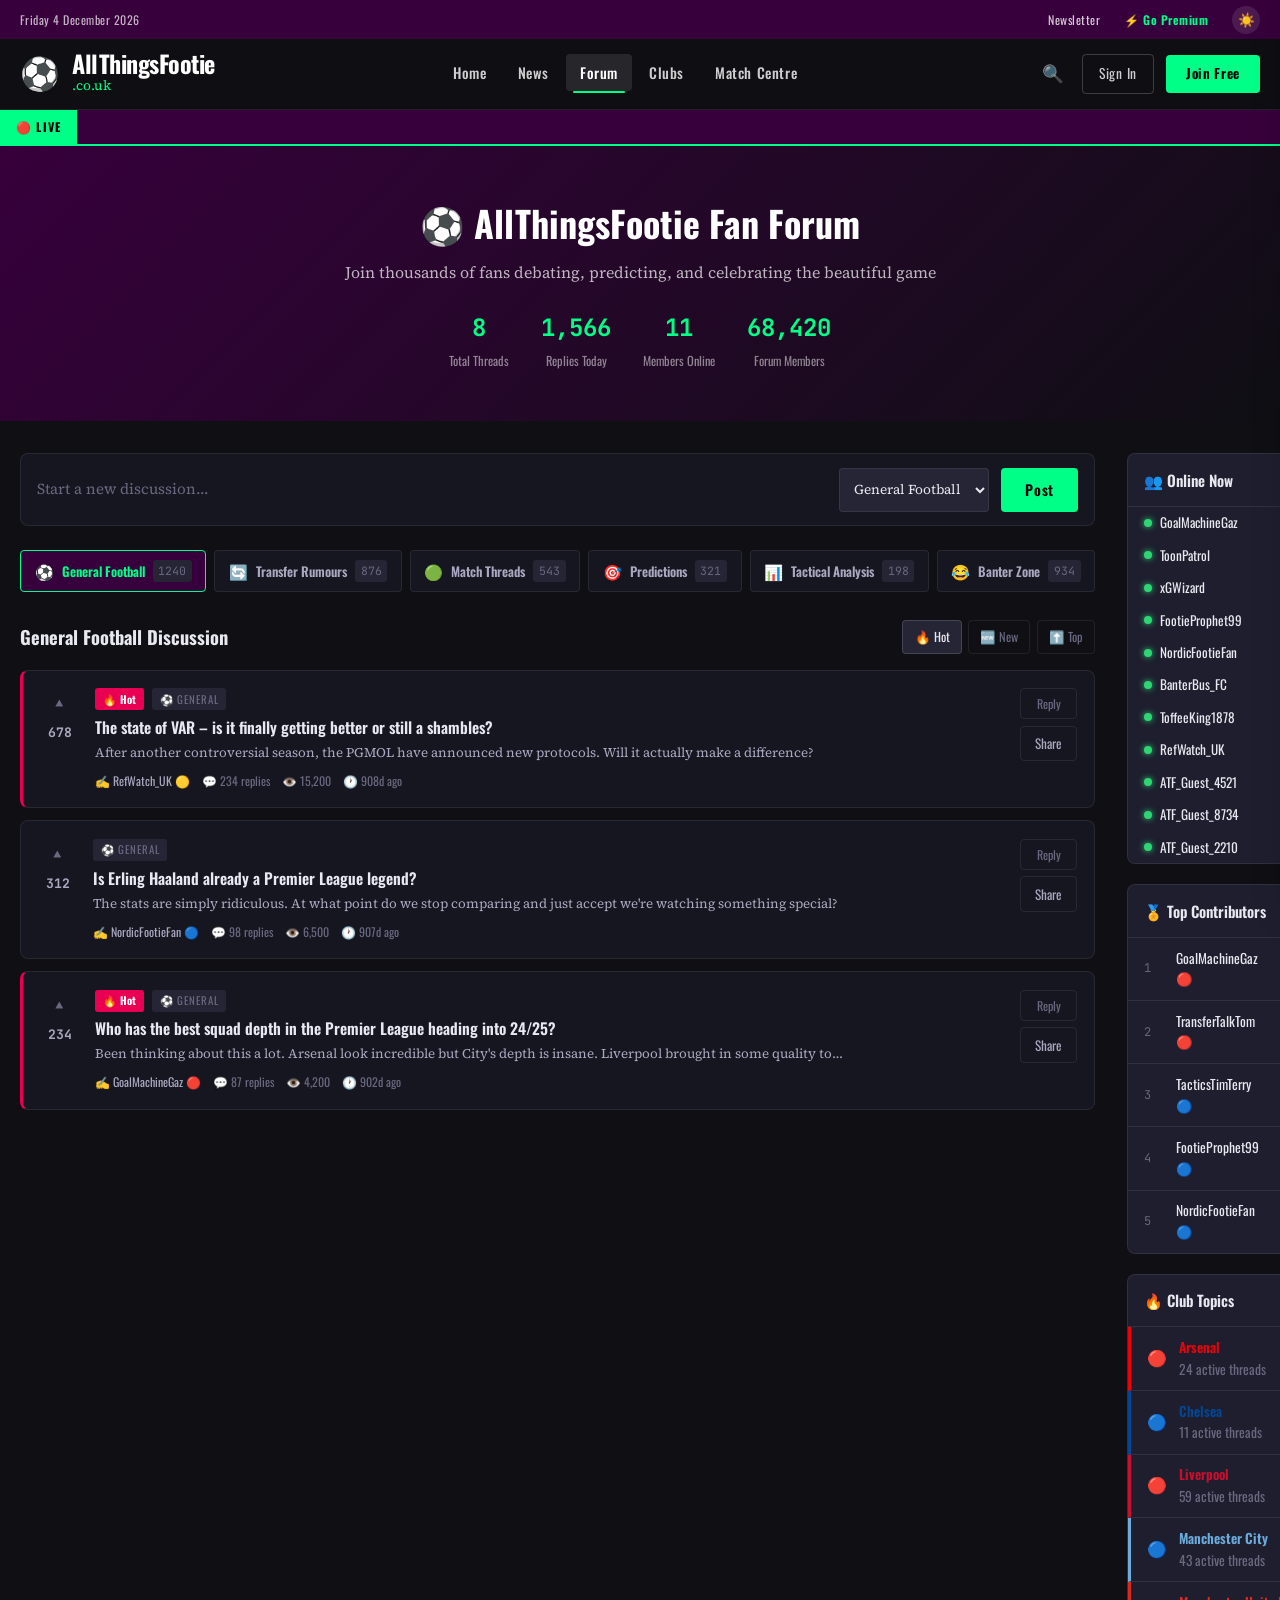
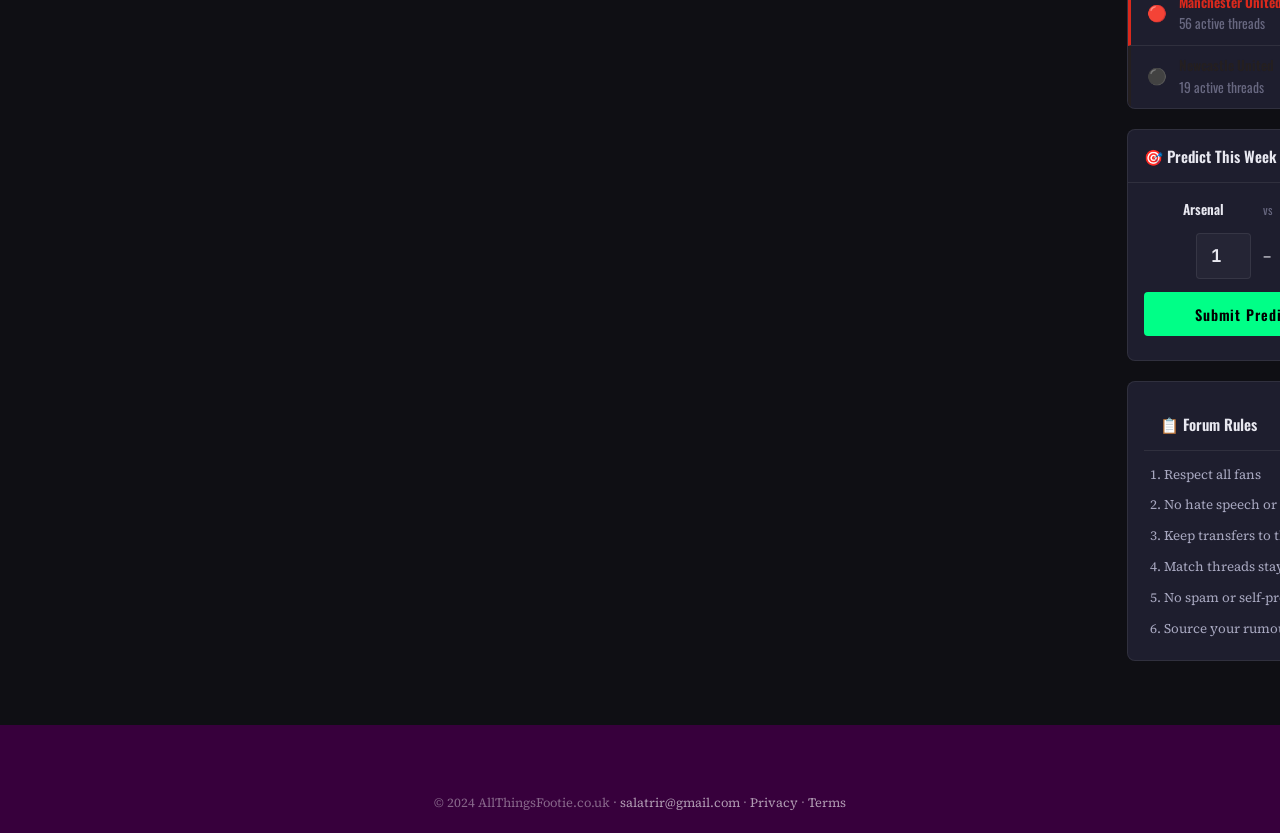
<file: forum.html>
<!DOCTYPE html>
<html lang="en">
<head>
  <meta charset="UTF-8" />
  <meta name="viewport" content="width=device-width, initial-scale=1.0" />
  <title>Fan Forum – AllThingsFootie.co.uk</title>
  <meta name="description" content="Join the AllThingsFootie fan forum. Discuss matches, transfers, predictions and more with fellow football fans." />
  <meta property="og:title" content="Fan Forum – AllThingsFootie.co.uk" />
  <meta property="og:description" content="England's best football fan forum. Discuss everything football." />
  <meta property="og:type" content="website" />
  <link rel="manifest" href="manifest.json" />
  <meta name="theme-color" content="#37003c" />
  <link rel="preconnect" href="https://fonts.googleapis.com" />
  <link href="https://fonts.googleapis.com/css2?family=Oswald:wght@400;500;600;700&family=Source+Serif+4:ital,wght@0,300;0,400;0,600;1,400&family=JetBrains+Mono:wght@400;500&display=swap" rel="stylesheet" />
  <link rel="stylesheet" href="style.css" />
</head>
<body class="theme-dark" data-page="forum">

  <!-- HEADER (same as index) -->
  <header class="site-header" id="siteHeader">
    <div class="header-top">
      <div class="container">
        <div class="header-top-inner">
          <span class="header-date" id="headerDate"></span>
          <div class="header-top-links">
            <a href="index.html#newsletter">Newsletter</a>
            <a href="index.html#premium" class="premium-link">⚡ Go Premium</a>
            <button class="theme-toggle" id="themeToggle" aria-label="Toggle theme">🌙</button>
          </div>
        </div>
      </div>
    </div>
    <div class="header-main">
      <div class="container">
        <div class="header-main-inner">
          <div class="logo-wrap">
            <a href="index.html" class="logo">
              <span class="logo-icon">⚽</span>
              <div class="logo-text">
                <span class="logo-title">AllThingsFootie</span>
                <span class="logo-domain">.co.uk</span>
              </div>
            </a>
          </div>
          <nav class="main-nav" id="mainNav">
            <ul>
              <li><a href="index.html" class="nav-link">Home</a></li>
              <li><a href="index.html#news" class="nav-link">News</a></li>
              <li><a href="forum.html" class="nav-link active">Forum</a></li>
              <li><a href="index.html#clubs" class="nav-link">Clubs</a></li>
              <li><a href="index.html#match-centre" class="nav-link">Match Centre</a></li>
            </ul>
          </nav>
          <div class="header-actions">
            <button class="search-btn" id="searchBtn" aria-label="Search">🔍</button>
            <button class="btn-login" id="loginBtn">Sign In</button>
            <button class="btn-register" id="registerBtn">Join Free</button>
            <button class="mobile-menu-btn" id="mobileMenuBtn" aria-label="Menu">☰</button>
          </div>
        </div>
      </div>
    </div>
  </header>

  <!-- TICKER -->
  <div class="ticker-wrap">
    <div class="ticker-label">🔴 LIVE</div>
    <div class="ticker-track" id="tickerTrack"></div>
  </div>

  <!-- FORUM HERO -->
  <div class="forum-hero">
    <div class="container">
      <h1>⚽ AllThingsFootie Fan Forum</h1>
      <p>Join thousands of fans debating, predicting, and celebrating the beautiful game</p>
      <div class="forum-hero-stats" id="forumHeroStats"></div>
    </div>
  </div>

  <!-- FORUM MAIN -->
  <main class="forum-main">
    <div class="container">
      <div class="forum-layout">

        <!-- FORUM CONTENT -->
        <div class="forum-content">

          <!-- New Thread Bar -->
          <div class="new-thread-bar">
            <input type="text" placeholder="Start a new discussion…" id="newThreadInput" />
            <select id="newThreadCategory">
              <option value="general">General Football</option>
              <option value="transfers">Transfers</option>
              <option value="match">Match Thread</option>
              <option value="predictions">Predictions</option>
              <option value="analysis">Analysis</option>
              <option value="banter">Banter</option>
            </select>
            <button class="btn-primary" id="newThreadBtn">Post</button>
          </div>

          <!-- Forum Board Navigation -->
          <div class="forum-boards" id="forumBoards"></div>

          <!-- Active Board Threads -->
          <div class="forum-threads-wrap" id="forumThreadsWrap">
            <div class="threads-header">
              <h2 id="activeBoardTitle">General Football Discussion</h2>
              <div class="thread-sort">
                <button class="sort-btn active" data-sort="hot">🔥 Hot</button>
                <button class="sort-btn" data-sort="new">🆕 New</button>
                <button class="sort-btn" data-sort="top">⬆️ Top</button>
              </div>
            </div>
            <div class="thread-list" id="threadList"></div>
            <button class="btn-load-more" id="loadMoreThreads">Load More Threads</button>
          </div>

          <!-- Thread View (shown when thread clicked) -->
          <div class="thread-view hidden" id="threadView">
            <button class="back-btn" id="backToForum">← Back to Forum</button>
            <div class="thread-full" id="threadFull"></div>
            <div class="reply-section">
              <h3>Join the Conversation</h3>
              <textarea placeholder="Add your reply… keep it respectful!" id="replyInput" rows="4"></textarea>
              <button class="btn-primary" id="submitReplyBtn">Post Reply</button>
            </div>
            <div class="replies-list" id="repliesList"></div>
          </div>
        </div>

        <!-- FORUM SIDEBAR -->
        <aside class="forum-sidebar">

          <!-- Online Now -->
          <div class="sidebar-widget">
            <div class="widget-header"><h3>👥 Online Now</h3></div>
            <div class="online-list" id="onlineList"></div>
          </div>

          <!-- Top Contributors -->
          <div class="sidebar-widget">
            <div class="widget-header"><h3>🏅 Top Contributors</h3></div>
            <div class="contributor-list" id="contributorList"></div>
          </div>

          <!-- Hot Club Topics -->
          <div class="sidebar-widget">
            <div class="widget-header"><h3>🔥 Club Topics</h3></div>
            <div class="club-topics" id="clubTopics"></div>
          </div>

          <!-- Match Prediction Widget -->
          <div class="sidebar-widget">
            <div class="widget-header"><h3>🎯 Predict This Week</h3></div>
            <div class="prediction-widget" id="predictionWidget"></div>
          </div>

          <!-- Forum Rules -->
          <div class="sidebar-widget rules-widget">
            <div class="widget-header"><h3>📋 Forum Rules</h3></div>
            <ol class="rules-list">
              <li>Respect all fans</li>
              <li>No hate speech or discrimination</li>
              <li>Keep transfers to the right board</li>
              <li>Match threads stay on topic</li>
              <li>No spam or self-promotion</li>
              <li>Source your rumours</li>
            </ol>
          </div>
        </aside>
      </div>
    </div>
  </main>

  <!-- FOOTER -->
  <footer class="site-footer">
    <div class="container">
      <div class="footer-bottom">
        <p>© 2024 AllThingsFootie.co.uk · <a href="mailto:salatrir@gmail.com">salatrir@gmail.com</a> · <a href="index.html#privacy">Privacy</a> · <a href="index.html#terms">Terms</a></p>
      </div>
    </div>
  </footer>

  <!-- MODALS (same as index) -->
  <div class="modal" id="loginModal">
    <div class="modal-box">
      <button class="modal-close" data-modal="loginModal">✕</button>
      <h2>Sign In to AllThingsFootie</h2>
      <div class="form-group"><input type="text" placeholder="Username or Email" id="loginUser" /></div>
      <div class="form-group"><input type="password" placeholder="Password" id="loginPass" /></div>
      <button class="btn-primary btn-full" id="loginSubmit">Sign In</button>
      <p class="modal-switch">No account? <button class="link-btn" id="switchToRegister">Join Free</button></p>
    </div>
  </div>
  <div class="modal" id="registerModal">
    <div class="modal-box">
      <button class="modal-close" data-modal="registerModal">✕</button>
      <h2>Join AllThingsFootie</h2>
      <div class="form-group"><input type="text" placeholder="Username" id="regUsername" /></div>
      <div class="form-group"><input type="email" placeholder="Email" id="regEmail" /></div>
      <div class="form-group"><input type="password" placeholder="Password" id="regPass" /></div>
      <div class="form-group"><select id="regFavClub"><option value="">Favourite Club</option></select></div>
      <button class="btn-primary btn-full" id="registerSubmit">Create Account</button>
    </div>
  </div>

  <div class="toast" id="toast"></div>
  <div class="profile-panel" id="profilePanel">
    <div class="profile-panel-inner">
      <button class="panel-close" id="profileClose">✕</button>
      <div class="profile-header" id="profileHeader"></div>
      <div class="profile-stats" id="profileStats"></div>
      <div class="profile-badges" id="profileBadges"></div>
      <button class="btn-danger" id="logoutBtn">Sign Out</button>
    </div>
  </div>

  <script src="data.js"></script>
  <script src="app.js"></script>
  <script src="forum.js"></script>
</body>
</html>
</file>
<file: style.css>
/* ============================================================
   style.css – AllThingsFootie.co.uk
   Design: Editorial Sports Magazine × Fan Forum
   Aesthetic: Bold typographic hierarchy, dark stadium atmosphere
   ============================================================ */

/* ── RESET & BASE ─────────────────────────────────────────── */
*, *::before, *::after { box-sizing: border-box; margin: 0; padding: 0; }
html { scroll-behavior: smooth; font-size: 16px; }
img { display: block; max-width: 100%; }
a { text-decoration: none; color: inherit; }
button { cursor: pointer; border: none; background: none; font: inherit; }
input, select, textarea { font: inherit; }
ul { list-style: none; }

/* ── FONTS ────────────────────────────────────────────────── */
/* Oswald: headers | Source Serif 4: body text | JetBrains Mono: stats/data */

/* ── THEME VARIABLES ──────────────────────────────────────── */
:root {
  --pl-purple: #37003c;
  --pl-green:  #00ff87;
  --pl-pink:   #e90052;
  --accent:    #00d4ff;
  --gold:      #ffd700;
  --danger:    #ff4757;
  --success:   #2ed573;
  --warning:   #ffa502;

  --font-display: 'Oswald', sans-serif;
  --font-body:    'Source Serif 4', serif;
  --font-mono:    'JetBrains Mono', monospace;

  --radius-sm: 4px;
  --radius-md: 8px;
  --radius-lg: 16px;
  --radius-xl: 24px;

  --shadow-sm: 0 2px 8px rgba(0,0,0,.25);
  --shadow-md: 0 4px 20px rgba(0,0,0,.35);
  --shadow-lg: 0 8px 40px rgba(0,0,0,.45);

  --transition: 0.22s ease;
}

/* DARK THEME */
body.theme-dark {
  --bg:        #0f0f14;
  --bg-2:      #161620;
  --bg-3:      #1e1e2e;
  --bg-4:      #252535;
  --border:    rgba(255,255,255,.08);
  --border-2:  rgba(255,255,255,.14);
  --text:      #e8e8f0;
  --text-2:    #a8a8c0;
  --text-3:    #686880;
  --header-bg: rgba(15,15,20,.95);
  --card-bg:   #161620;
  --widget-bg: #1e1e2e;
  --ticker-bg: #37003c;
  --ticker-text: #fff;
}

/* LIGHT THEME */
body.theme-light {
  --bg:        #f4f4f8;
  --bg-2:      #ffffff;
  --bg-3:      #f0f0f5;
  --bg-4:      #e8e8ef;
  --border:    rgba(0,0,0,.09);
  --border-2:  rgba(0,0,0,.14);
  --text:      #111118;
  --text-2:    #444454;
  --text-3:    #888898;
  --header-bg: rgba(55,0,60,.96);
  --card-bg:   #ffffff;
  --widget-bg: #ffffff;
  --ticker-bg: #37003c;
  --ticker-text: #fff;
}

body {
  background: var(--bg);
  color: var(--text);
  font-family: var(--font-body);
  line-height: 1.6;
  overflow-x: hidden;
}

/* ── CONTAINER ────────────────────────────────────────────── */
.container { max-width: 1280px; margin: 0 auto; padding: 0 1.25rem; }

/* ── HEADER ───────────────────────────────────────────────── */
.site-header {
  position: sticky; top: 0; z-index: 1000;
  background: var(--header-bg);
  backdrop-filter: blur(16px);
  border-bottom: 1px solid var(--border);
  transition: box-shadow var(--transition);
}
.site-header.scrolled { box-shadow: 0 4px 30px rgba(0,0,0,.5); }

.header-top {
  background: var(--pl-purple);
  padding: 0.35rem 0;
  font-size: 0.75rem;
  font-family: var(--font-display);
  letter-spacing: 0.04em;
}
.header-top-inner {
  display: flex; align-items: center; justify-content: space-between; gap: 1rem;
}
.header-date { color: rgba(255,255,255,.7); }
.header-top-links { display: flex; gap: 1.5rem; align-items: center; }
.header-top-links a { color: rgba(255,255,255,.8); transition: color var(--transition); }
.header-top-links a:hover { color: var(--pl-green); }
.premium-link { color: var(--pl-green) !important; font-weight: 600; }
.theme-toggle { background: rgba(255,255,255,.1); border-radius: 50%; width: 28px; height: 28px; font-size: 0.85rem; display: flex; align-items: center; justify-content: center; transition: background var(--transition); }
.theme-toggle:hover { background: rgba(255,255,255,.2); }

.header-main { padding: 0.75rem 0; }
.header-main-inner {
  display: flex; align-items: center; gap: 1.5rem; justify-content: space-between;
}

.logo { display: flex; align-items: center; gap: 0.75rem; }
.logo-icon { font-size: 2rem; line-height: 1; }
.logo-text { display: flex; flex-direction: column; }
.logo-title { font-family: var(--font-display); font-size: 1.5rem; font-weight: 700; color: #fff; letter-spacing: -0.02em; line-height: 1; }
.logo-domain { color: var(--pl-green); font-size: 0.85rem; }
.logo-tagline { font-size: 0.65rem; color: var(--text-3); text-transform: uppercase; letter-spacing: 0.1em; margin-top: 0.15rem; display: none; }
.logo-wrap { display: flex; flex-direction: column; }

.main-nav ul { display: flex; gap: 0.25rem; list-style: none; }
.main-nav .nav-link {
  padding: 0.5rem 0.85rem;
  font-family: var(--font-display);
  font-size: 0.9rem;
  font-weight: 500;
  letter-spacing: 0.04em;
  color: rgba(255,255,255,.8);
  border-radius: var(--radius-sm);
  transition: all var(--transition);
  position: relative;
}
.main-nav .nav-link:hover,
.main-nav .nav-link.active { color: #fff; background: rgba(255,255,255,.1); }
.main-nav .nav-link.active::after {
  content: ""; position: absolute; bottom: -2px; left: 50%; transform: translateX(-50%);
  width: 80%; height: 2px; background: var(--pl-green); border-radius: 2px;
}

/* Dropdown */
.has-dropdown { position: relative; }
.dropdown {
  position: absolute; top: calc(100% + 8px); left: 0;
  background: var(--bg-3); border: 1px solid var(--border-2);
  border-radius: var(--radius-md); min-width: 200px;
  box-shadow: var(--shadow-lg); opacity: 0; visibility: hidden;
  transform: translateY(-8px); transition: all var(--transition);
  z-index: 100; padding: 0.5rem;
}
.has-dropdown:hover .dropdown { opacity: 1; visibility: visible; transform: translateY(0); }
.dropdown a {
  display: block; padding: 0.5rem 0.75rem; font-size: 0.9rem;
  color: var(--text-2); border-radius: var(--radius-sm); transition: all var(--transition);
}
.dropdown a:hover { background: rgba(255,255,255,.07); color: var(--text); }
.clubs-dropdown { display: grid; grid-template-columns: 1fr 1fr; min-width: 320px; }

.header-actions { display: flex; align-items: center; gap: 0.75rem; }
.search-btn { font-size: 1.1rem; color: rgba(255,255,255,.7); padding: 0.4rem; border-radius: var(--radius-sm); transition: all var(--transition); }
.search-btn:hover { color: #fff; background: rgba(255,255,255,.1); }

.btn-login {
  font-family: var(--font-display);
  font-size: 0.85rem; letter-spacing: 0.05em;
  padding: 0.5rem 1rem; border-radius: var(--radius-sm);
  color: rgba(255,255,255,.8); border: 1px solid rgba(255,255,255,.2);
  transition: all var(--transition);
}
.btn-login:hover { color: #fff; border-color: rgba(255,255,255,.5); background: rgba(255,255,255,.08); }

.btn-register {
  font-family: var(--font-display);
  font-size: 0.85rem; font-weight: 600; letter-spacing: 0.05em;
  padding: 0.5rem 1.25rem; border-radius: var(--radius-sm);
  background: var(--pl-green); color: #000;
  transition: all var(--transition);
}
.btn-register:hover { background: #00ffaa; transform: translateY(-1px); box-shadow: 0 4px 12px rgba(0,255,135,.3); }

.mobile-menu-btn { display: none; font-size: 1.4rem; color: #fff; padding: 0.4rem; }

/* Search Bar */
.search-bar {
  display: none; padding: 0.75rem 0;
  background: var(--bg-3); border-top: 1px solid var(--border);
}
.search-bar.open { display: block; }
.search-bar .container { display: flex; gap: 0.75rem; align-items: center; }
.search-bar input {
  flex: 1; background: var(--bg-4); border: 1px solid var(--border-2);
  border-radius: var(--radius-md); padding: 0.65rem 1rem;
  color: var(--text); font-size: 1rem;
}
.search-bar input:focus { outline: none; border-color: var(--pl-green); }
.search-close { color: var(--text-2); font-size: 1.2rem; padding: 0.5rem; }

/* ── TICKER ───────────────────────────────────────────────── */
.ticker-wrap {
  background: var(--ticker-bg); color: var(--ticker-text);
  display: flex; align-items: center; overflow: hidden; height: 36px;
  border-bottom: 2px solid var(--pl-green);
}
.ticker-label {
  padding: 0 1rem; font-family: var(--font-display); font-size: 0.75rem;
  font-weight: 700; letter-spacing: 0.1em; white-space: nowrap;
  background: var(--pl-green); color: #000; height: 100%; display: flex; align-items: center;
  flex-shrink: 0;
}
.ticker-track {
  overflow: hidden; flex: 1;
  font-family: var(--font-display); font-size: 0.8rem; letter-spacing: 0.04em;
}
.ticker-track span {
  display: inline-block; white-space: nowrap;
  animation: ticker-scroll 40s linear infinite;
  padding-left: 100%;
}
@keyframes ticker-scroll { 0% { transform: translateX(0); } 100% { transform: translateX(-50%); } }

/* ── BUTTONS ──────────────────────────────────────────────── */
.btn-primary {
  font-family: var(--font-display); font-weight: 600; letter-spacing: 0.06em;
  font-size: 0.9rem; padding: 0.65rem 1.5rem; border-radius: var(--radius-sm);
  background: var(--pl-green); color: #000;
  transition: all var(--transition); display: inline-block;
}
.btn-primary:hover { background: #00ffaa; transform: translateY(-2px); box-shadow: 0 6px 16px rgba(0,255,135,.35); }
.btn-secondary {
  font-family: var(--font-display); font-size: 0.9rem; letter-spacing: 0.06em;
  padding: 0.65rem 1.5rem; border-radius: var(--radius-sm);
  border: 2px solid var(--border-2); color: var(--text-2);
  transition: all var(--transition);
}
.btn-secondary:hover { border-color: var(--pl-green); color: var(--pl-green); }
.btn-full { width: 100%; text-align: center; }
.btn-danger { background: var(--danger); color: #fff; padding: 0.65rem 1.5rem; border-radius: var(--radius-sm); font-family: var(--font-display); font-size: 0.9rem; width: 100%; margin-top: 1rem; transition: all var(--transition); }
.btn-danger:hover { background: #ff6b7a; }
.btn-load-more {
  display: block; width: 100%; max-width: 300px; margin: 2rem auto 0;
  background: var(--bg-3); border: 2px solid var(--border-2);
  color: var(--text-2); font-family: var(--font-display); font-size: 0.9rem;
  letter-spacing: 0.05em; padding: 0.75rem 1.5rem; border-radius: var(--radius-md);
  transition: all var(--transition);
}
.btn-load-more:hover { border-color: var(--pl-green); color: var(--pl-green); }
.link-btn { color: var(--pl-green); font-family: var(--font-display); font-size: 0.9rem; text-decoration: underline; }

/* ── HERO ─────────────────────────────────────────────────── */
.hero-section { padding: 2rem 0; }
.hero-grid { display: grid; grid-template-columns: 1fr 340px; gap: 1.5rem; }

.hero-main {
  position: relative; border-radius: var(--radius-lg); overflow: hidden;
  background: var(--bg-3); border: 1px solid var(--border);
  min-height: 480px; display: flex; flex-direction: column;
}
.hero-img-wrap { position: relative; height: 320px; overflow: hidden; }
.hero-img-wrap img { width: 100%; height: 100%; object-fit: cover; transition: transform 0.6s ease; }
.hero-main:hover .hero-img-wrap img { transform: scale(1.04); }
.hero-overlay {
  position: absolute; inset: 0;
  background: linear-gradient(to bottom, transparent 40%, rgba(0,0,0,.85));
}
.hero-cat {
  position: absolute; top: 1rem; left: 1rem;
  font-family: var(--font-display); font-size: 0.75rem; font-weight: 700;
  letter-spacing: 0.1em; text-transform: uppercase;
  padding: 0.3rem 0.75rem; border-radius: 3px;
}
.hero-body { padding: 1.75rem; flex: 1; }
.hero-body h1 {
  font-family: var(--font-display); font-size: 1.75rem; font-weight: 700;
  line-height: 1.2; margin-bottom: 0.75rem; color: var(--text);
  letter-spacing: -0.01em;
}
.hero-body p { color: var(--text-2); font-size: 1.05rem; line-height: 1.6; margin-bottom: 1.25rem; }
.hero-meta { display: flex; gap: 1.25rem; font-size: 0.82rem; color: var(--text-3); font-family: var(--font-display); margin-bottom: 1.25rem; flex-wrap: wrap; }
.hero-actions { display: flex; gap: 0.75rem; align-items: center; flex-wrap: wrap; }
.btn-read {
  font-family: var(--font-display); font-weight: 600; letter-spacing: 0.06em;
  background: var(--pl-pink); color: #fff; padding: 0.65rem 1.5rem;
  border-radius: var(--radius-sm); font-size: 0.9rem; transition: all var(--transition);
}
.btn-read:hover { background: #ff2d72; transform: translateY(-2px); }
.btn-vote, .btn-save {
  font-family: var(--font-display); font-size: 0.85rem; padding: 0.55rem 1rem;
  border-radius: var(--radius-sm); border: 1px solid var(--border-2); color: var(--text-2);
  transition: all var(--transition);
}
.btn-vote:hover { border-color: var(--pl-green); color: var(--pl-green); }
.btn-save:hover { border-color: var(--gold); color: var(--gold); }

.hero-sidebar { display: flex; flex-direction: column; gap: 1rem; }
.hero-side-card {
  display: flex; gap: 1rem; background: var(--card-bg);
  border: 1px solid var(--border); border-radius: var(--radius-md);
  overflow: hidden; cursor: pointer; transition: all var(--transition);
}
.hero-side-card:hover { border-color: var(--border-2); transform: translateX(4px); }
.hero-side-card img { width: 110px; height: 80px; object-fit: cover; flex-shrink: 0; }
.side-card-body { padding: 0.65rem 0.75rem 0.65rem 0; display: flex; flex-direction: column; justify-content: space-between; }
.side-card-body h3 { font-family: var(--font-display); font-size: 0.9rem; line-height: 1.3; color: var(--text); }
.side-meta { font-size: 0.75rem; color: var(--text-3); font-family: var(--font-display); display: flex; gap: 0.75rem; }
.cat { font-family: var(--font-display); font-size: 0.68rem; font-weight: 700; text-transform: uppercase; letter-spacing: 0.1em; padding: 0.2rem 0.5rem; border-radius: 3px; }

/* ── CATEGORY COLOURS ─────────────────────────────────────── */
.cat-transfers, .news-cat.cat-transfers { background: #7c3aed; color: #fff; }
.cat-match, .news-cat.cat-match { background: #059669; color: #fff; }
.cat-analysis, .news-cat.cat-analysis { background: #0284c7; color: #fff; }
.cat-opinion, .news-cat.cat-opinion { background: #d97706; color: #fff; }
.cat-general, .news-cat.cat-general { background: #475569; color: #fff; }

/* ── STATS BAR ────────────────────────────────────────────── */
.stats-bar { background: var(--pl-purple); padding: 0.75rem 0; border-top: 1px solid rgba(255,255,255,.1); }
.stats-bar-inner { display: flex; gap: 0; overflow-x: auto; }
.stats-bar-item {
  display: flex; flex-direction: column; align-items: center; padding: 0.5rem 2rem;
  border-right: 1px solid rgba(255,255,255,.1); flex-shrink: 0; min-width: 160px;
}
.stats-label { font-size: 0.7rem; color: rgba(255,255,255,.5); font-family: var(--font-display); letter-spacing: 0.08em; text-transform: uppercase; }
.stats-value { font-family: var(--font-display); font-size: 1rem; font-weight: 700; color: var(--pl-green); margin: 0.1rem 0; }
.stats-sub { font-size: 0.7rem; color: rgba(255,255,255,.4); font-family: var(--font-display); }

/* ── MAIN CONTENT GRID ────────────────────────────────────── */
.main-content { padding: 2.5rem 0; }
.content-grid { display: grid; grid-template-columns: 1fr 340px; gap: 2rem; align-items: start; }

/* ── SECTION HEADERS ─────────────────────────────────────── */
.section-header {
  display: flex; align-items: center; justify-content: space-between;
  margin-bottom: 1.5rem; gap: 1rem; flex-wrap: wrap;
}
.section-header h2 {
  font-family: var(--font-display); font-size: 1.5rem; font-weight: 700;
  letter-spacing: -0.01em; color: var(--text);
}
.section-header p { color: var(--text-2); font-size: 0.95rem; }

/* ── NEWS TABS ────────────────────────────────────────────── */
.news-tabs, .match-tabs { display: flex; gap: 0.35rem; flex-wrap: wrap; }
.tab-btn {
  font-family: var(--font-display); font-size: 0.8rem; letter-spacing: 0.05em;
  padding: 0.4rem 0.85rem; border-radius: var(--radius-sm);
  border: 1px solid var(--border); color: var(--text-2); transition: all var(--transition);
}
.tab-btn.active, .tab-btn:hover { background: var(--pl-green); color: #000; border-color: var(--pl-green); }

/* ── NEWS FEED ────────────────────────────────────────────── */
.news-feed { display: flex; flex-direction: column; gap: 1.25rem; }

.news-card {
  display: grid; grid-template-columns: 200px 1fr; gap: 0;
  background: var(--card-bg); border: 1px solid var(--border);
  border-radius: var(--radius-md); overflow: hidden;
  transition: all var(--transition); cursor: pointer;
}
.news-card:hover { border-color: var(--border-2); box-shadow: var(--shadow-md); transform: translateY(-2px); }
.news-card-large { grid-template-columns: 1fr; }

.news-card-img { position: relative; overflow: hidden; }
.news-card:not(.news-card-large) .news-card-img { height: auto; }
.news-card-large .news-card-img { height: 240px; }
.news-card-img img { width: 100%; height: 100%; object-fit: cover; transition: transform 0.4s; }
.news-card:hover .news-card-img img { transform: scale(1.05); }
.news-cat {
  position: absolute; top: 0.75rem; left: 0.75rem;
  font-family: var(--font-display); font-size: 0.68rem; font-weight: 700;
  text-transform: uppercase; letter-spacing: 0.08em;
  padding: 0.25rem 0.6rem; border-radius: 3px;
}

.news-card-body { padding: 1.25rem; display: flex; flex-direction: column; justify-content: space-between; }
.news-club-tag { font-family: var(--font-display); font-size: 0.7rem; font-weight: 700; letter-spacing: 0.1em; margin-bottom: 0.4rem; display: block; }
.news-card-body h3 { font-family: var(--font-display); font-size: 1.05rem; line-height: 1.3; margin-bottom: 0.5rem; color: var(--text); }
.news-card-body p { color: var(--text-2); font-size: 0.87rem; line-height: 1.5; margin-bottom: 0.75rem; }
.news-meta { display: flex; gap: 0.75rem; font-size: 0.75rem; color: var(--text-3); font-family: var(--font-display); margin-bottom: 0.75rem; flex-wrap: wrap; }
.news-actions { display: flex; gap: 0.5rem; }
.btn-vote-sm, .btn-save-sm, .btn-share-sm {
  font-size: 0.78rem; padding: 0.3rem 0.65rem; border: 1px solid var(--border);
  border-radius: var(--radius-sm); color: var(--text-3); transition: all var(--transition);
}
.btn-vote-sm:hover { border-color: var(--pl-green); color: var(--pl-green); }
.btn-save-sm:hover { border-color: var(--gold); color: var(--gold); }
.btn-share-sm:hover { border-color: var(--accent); color: var(--accent); }

/* ── SIDEBAR ──────────────────────────────────────────────── */
.sidebar { display: flex; flex-direction: column; gap: 1.5rem; position: sticky; top: 100px; }
.sidebar-widget {
  background: var(--widget-bg); border: 1px solid var(--border);
  border-radius: var(--radius-md); overflow: hidden;
}
.widget-header {
  display: flex; align-items: center; justify-content: space-between;
  padding: 0.85rem 1rem; border-bottom: 1px solid var(--border);
}
.widget-header h3 { font-family: var(--font-display); font-size: 0.95rem; font-weight: 600; color: var(--text); }
.widget-link { font-family: var(--font-display); font-size: 0.78rem; color: var(--pl-green); }
.widget-link:hover { text-decoration: underline; }

/* League Table Mini */
.table-wrap { padding: 0.5rem; }
.league-table-mini { width: 100%; border-collapse: collapse; font-size: 0.83rem; }
.league-table-mini th { font-family: var(--font-display); font-size: 0.7rem; letter-spacing: 0.05em; color: var(--text-3); text-align: left; padding: 0.35rem 0.4rem; border-bottom: 1px solid var(--border); }
.league-table-mini td { padding: 0.4rem 0.4rem; border-bottom: 1px solid rgba(255,255,255,.04); }
.league-table-mini .pos { font-family: var(--font-mono); font-size: 0.75rem; color: var(--text-3); width: 20px; }
.league-table-mini .team-name { font-family: var(--font-display); font-size: 0.83rem; }
.league-table-mini .pts strong { color: var(--pl-green); font-family: var(--font-mono); }
.league-table-mini tr.ucl td:first-child { border-left: 3px solid #1e40af; }
.league-table-mini tr.uel td:first-child { border-left: 3px solid #ea580c; }
.table-legend { display: flex; gap: 1rem; padding: 0.5rem 1rem; font-size: 0.72rem; color: var(--text-3); font-family: var(--font-display); }
.ucl-dot, .uel-dot { display: inline-block; width: 8px; height: 8px; border-radius: 50%; vertical-align: middle; margin-right: 4px; }
.ucl-dot { background: #1e40af; }
.uel-dot { background: #ea580c; }

/* Transfer Widget */
.transfer-list { padding: 0.5rem; }
.transfer-item { padding: 0.65rem 0.5rem; border-bottom: 1px solid var(--border); display: flex; justify-content: space-between; align-items: flex-start; gap: 0.5rem; }
.transfer-item:last-child { border-bottom: none; }
.transfer-player { font-family: var(--font-display); font-size: 0.88rem; font-weight: 600; color: var(--text); }
.transfer-clubs { font-size: 0.75rem; color: var(--text-3); display: block; margin-top: 0.15rem; }
.transfer-right { text-align: right; flex-shrink: 0; }
.transfer-fee { font-family: var(--font-mono); font-size: 0.78rem; color: var(--pl-green); font-weight: 600; display: block; margin-bottom: 0.25rem; }
.conf-bar { height: 4px; background: var(--bg-4); border-radius: 2px; width: 60px; overflow: hidden; }
.conf-fill { height: 100%; border-radius: 2px; transition: width 0.5s ease; }
.conf-label { font-family: var(--font-mono); font-size: 0.7rem; color: var(--text-3); }

/* Forum list sidebar */
.sidebar-thread-item {
  padding: 0.75rem 1rem; border-bottom: 1px solid var(--border); cursor: pointer;
  transition: background var(--transition);
}
.sidebar-thread-item:hover { background: var(--bg-4); }
.sidebar-thread-item:last-child { border-bottom: none; }
.thread-meta-mini { font-size: 0.73rem; color: var(--text-3); font-family: var(--font-display); margin-bottom: 0.25rem; }
.thread-title-mini { font-family: var(--font-display); font-size: 0.85rem; color: var(--text); line-height: 1.3; }

/* Poll Widget */
.poll-wrap { padding: 1rem; }
.poll-question { font-family: var(--font-display); font-size: 0.9rem; margin-bottom: 0.85rem; color: var(--text); line-height: 1.4; }
.poll-option {
  padding: 0.6rem 0.75rem; background: var(--bg-4); border: 1px solid var(--border);
  border-radius: var(--radius-sm); margin-bottom: 0.5rem; cursor: pointer;
  transition: all var(--transition);
}
.poll-option:hover:not(.voted) { border-color: var(--pl-green); background: rgba(0,255,135,.08); }
.poll-option-label { display: flex; justify-content: space-between; font-family: var(--font-display); font-size: 0.85rem; }
.poll-bar { height: 4px; background: var(--bg-3); border-radius: 2px; margin-top: 0.4rem; overflow: hidden; }
.poll-fill { height: 100%; background: var(--pl-green); border-radius: 2px; transition: width 0.5s ease; }
.poll-pct { font-family: var(--font-mono); font-size: 0.78rem; color: var(--pl-green); }
.poll-total { font-size: 0.75rem; color: var(--text-3); font-family: var(--font-display); margin-top: 0.5rem; text-align: right; }

/* Newsletter */
.newsletter-widget { padding: 1.25rem; background: linear-gradient(135deg, var(--pl-purple), #220028); border-color: rgba(0,255,135,.2) !important; }
.newsletter-widget h3 { font-family: var(--font-display); margin-bottom: 0.5rem; color: #fff; }
.newsletter-widget p { font-size: 0.85rem; color: rgba(255,255,255,.7); margin-bottom: 1rem; }
.newsletter-form { display: flex; flex-direction: column; gap: 0.5rem; }
.newsletter-form input { background: rgba(255,255,255,.1); border: 1px solid rgba(255,255,255,.2); color: #fff; padding: 0.6rem 0.85rem; border-radius: var(--radius-sm); }
.newsletter-form input::placeholder { color: rgba(255,255,255,.4); }
.newsletter-form input:focus { outline: none; border-color: var(--pl-green); }

/* Premium Widget */
.premium-widget { padding: 1.25rem; background: linear-gradient(135deg, #1a0020, #2d0040); border-color: rgba(255,215,0,.2) !important; }
.premium-badge { font-family: var(--font-display); font-size: 0.7rem; letter-spacing: 0.15em; background: var(--gold); color: #000; display: inline-block; padding: 0.25rem 0.75rem; border-radius: 3px; margin-bottom: 0.75rem; font-weight: 700; }
.premium-widget h3 { font-family: var(--font-display); font-size: 1rem; color: #fff; margin-bottom: 0.75rem; }
.premium-widget ul { list-style: none; margin-bottom: 1.25rem; }
.premium-widget li { font-size: 0.85rem; color: rgba(255,255,255,.85); padding: 0.3rem 0; }
.btn-premium { width: 100%; padding: 0.7rem; border-radius: var(--radius-sm); background: linear-gradient(135deg, var(--gold), #ffb000); color: #000; font-family: var(--font-display); font-weight: 700; font-size: 0.9rem; letter-spacing: 0.05em; transition: all var(--transition); }
.btn-premium:hover { transform: translateY(-2px); box-shadow: 0 6px 20px rgba(255,215,0,.4); }

/* ── MATCH CENTRE ─────────────────────────────────────────── */
.match-centre-section { background: var(--bg-2); padding: 3rem 0; border-top: 1px solid var(--border); border-bottom: 1px solid var(--border); }
.matches-grid { display: grid; grid-template-columns: repeat(auto-fill, minmax(260px, 1fr)); gap: 1rem; margin-bottom: 2rem; }

.match-card {
  background: var(--card-bg); border: 1px solid var(--border);
  border-radius: var(--radius-md); padding: 1.25rem; text-align: center;
  transition: all var(--transition);
}
.match-card:hover { border-color: var(--border-2); box-shadow: var(--shadow-md); transform: translateY(-2px); }
.match-card.result { border-left: 3px solid var(--pl-green); }
.match-competition { font-family: var(--font-display); font-size: 0.7rem; letter-spacing: 0.1em; text-transform: uppercase; color: var(--text-3); margin-bottom: 0.75rem; }
.match-teams { display: flex; align-items: center; justify-content: space-between; margin-bottom: 1rem; }
.match-team { font-family: var(--font-display); font-size: 0.9rem; font-weight: 600; flex: 1; }
.match-team.home { text-align: left; }
.match-team.away { text-align: right; }
.match-score { flex-shrink: 0; padding: 0 0.75rem; }
.score { font-family: var(--font-mono); font-size: 1.3rem; font-weight: 700; color: var(--pl-green); }
.kickoff { font-family: var(--font-mono); font-size: 0.9rem; color: var(--text-2); }
.match-actions { display: flex; gap: 0.5rem; justify-content: center; }
.btn-predict, .btn-match-thread {
  font-size: 0.78rem; font-family: var(--font-display); padding: 0.35rem 0.75rem;
  border-radius: var(--radius-sm); border: 1px solid var(--border); color: var(--text-3);
  transition: all var(--transition);
}
.btn-predict:hover { border-color: var(--pl-green); color: var(--pl-green); }
.btn-match-thread:hover { border-color: var(--accent); color: var(--accent); }

/* Top Scorers */
.match-stats-widget { background: var(--card-bg); border: 1px solid var(--border); border-radius: var(--radius-md); padding: 1.25rem; max-width: 500px; }
.match-stats-widget h3 { font-family: var(--font-display); font-size: 1rem; margin-bottom: 1rem; }
.scorer-row { display: flex; align-items: center; gap: 1rem; padding: 0.5rem 0; border-bottom: 1px solid var(--border); font-size: 0.87rem; }
.scorer-row:last-child { border-bottom: none; }
.scorer-rank { font-family: var(--font-mono); color: var(--text-3); width: 20px; }
.scorer-name { font-family: var(--font-display); flex: 1; }
.scorer-team { color: var(--text-3); font-size: 0.8rem; }
.scorer-goals { font-family: var(--font-mono); font-weight: 700; color: var(--pl-green); }

/* ── CLUBS SECTION ────────────────────────────────────────── */
.clubs-section { padding: 3rem 0; }
.clubs-grid { display: grid; grid-template-columns: repeat(auto-fill, minmax(200px, 1fr)); gap: 1.25rem; }

.club-card {
  background: var(--card-bg); border: 1px solid var(--border);
  border-radius: var(--radius-md); padding: 1.5rem; text-align: center;
  cursor: pointer; transition: all var(--transition);
}
.club-card:hover { transform: translateY(-4px); box-shadow: 0 12px 30px rgba(0,0,0,.3); border-color: var(--club-color, var(--border-2)); }
.club-badge-large { font-size: 2.5rem; width: 70px; height: 70px; margin: 0 auto 1rem; display: flex; align-items: center; justify-content: center; border-radius: 50%; border: 2px solid; }
.club-card h3 { font-family: var(--font-display); font-size: 0.95rem; font-weight: 700; margin-bottom: 0.4rem; }
.club-city { font-size: 0.8rem; color: var(--text-3); margin-bottom: 0.3rem; }
.club-members { font-size: 0.8rem; color: var(--text-2); font-family: var(--font-mono); margin-bottom: 1rem; }
.btn-join-club { font-family: var(--font-display); font-size: 0.8rem; padding: 0.45rem 1rem; border-radius: var(--radius-sm); border: 1.5px solid; transition: all var(--transition); }
.btn-join-club:hover { filter: brightness(1.2); }

/* ── FORUM PREVIEW ────────────────────────────────────────── */
.forum-preview-section { background: var(--bg-2); padding: 3rem 0; border-top: 1px solid var(--border); }
.forum-preview-grid { display: grid; grid-template-columns: repeat(auto-fill, minmax(300px, 1fr)); gap: 1.25rem; }

.forum-preview-card {
  background: var(--card-bg); border: 1px solid var(--border);
  border-radius: var(--radius-md); padding: 1.25rem;
  cursor: pointer; transition: all var(--transition);
}
.forum-preview-card:hover { transform: translateY(-3px); box-shadow: var(--shadow-md); border-color: var(--border-2); }
.fp-board { font-family: var(--font-display); font-size: 0.73rem; letter-spacing: 0.08em; text-transform: uppercase; color: var(--pl-green); margin-bottom: 0.5rem; }
.forum-preview-card h3 { font-family: var(--font-display); font-size: 0.95rem; line-height: 1.3; margin-bottom: 0.5rem; }
.forum-preview-card p { font-size: 0.83rem; color: var(--text-2); line-height: 1.5; margin-bottom: 0.75rem; }
.fp-meta { display: flex; gap: 0.75rem; font-size: 0.75rem; color: var(--text-3); font-family: var(--font-display); }

/* ── FAN CONTENT ──────────────────────────────────────────── */
.fan-content-section { padding: 3rem 0; }
.fan-content-grid { display: grid; grid-template-columns: repeat(auto-fill, minmax(280px, 1fr)); gap: 1.25rem; }

.fan-blog-card {
  background: var(--card-bg); border: 1px solid var(--border);
  border-radius: var(--radius-md); padding: 1.25rem;
  transition: all var(--transition);
}
.fan-blog-card:hover { transform: translateY(-3px); border-color: var(--border-2); }
.blog-card-header { display: flex; justify-content: space-between; align-items: center; margin-bottom: 0.75rem; padding-bottom: 0.5rem; border-bottom: 1px solid var(--border); }
.blog-club-tag { font-family: var(--font-display); font-size: 0.75rem; font-weight: 700; }
.blog-date { font-size: 0.75rem; color: var(--text-3); }
.fan-blog-card h3 { font-family: var(--font-display); font-size: 0.95rem; margin-bottom: 0.5rem; line-height: 1.3; }
.fan-blog-card p { font-size: 0.83rem; color: var(--text-2); margin-bottom: 0.75rem; }
.blog-footer { display: flex; gap: 0.75rem; align-items: center; font-size: 0.78rem; color: var(--text-3); font-family: var(--font-display); }

/* ── WRITERS SECTION ─────────────────────────────────────── */
.writers-section { background: var(--bg-2); padding: 3rem 0; border-top: 1px solid var(--border); }
.writers-grid { display: grid; grid-template-columns: 1fr 1fr; gap: 2rem; }
.writers-profiles { display: grid; grid-template-columns: 1fr 1fr; gap: 1rem; align-content: start; }

.writer-card {
  background: var(--card-bg); border: 1px solid var(--border);
  border-radius: var(--radius-md); padding: 1.25rem;
  display: flex; gap: 1rem; align-items: flex-start;
  transition: all var(--transition);
}
.writer-card:hover { border-color: var(--border-2); }
.writer-avatar {
  width: 50px; height: 50px; background: var(--pl-purple);
  border-radius: 50%; display: flex; align-items: center; justify-content: center;
  font-family: var(--font-display); font-size: 0.9rem; font-weight: 700; color: var(--pl-green); flex-shrink: 0;
}
.writer-info h4 { font-family: var(--font-display); font-size: 0.9rem; margin-bottom: 0.2rem; }
.writer-uni, .writer-spec, .writer-count { font-size: 0.78rem; color: var(--text-3); margin-bottom: 0.15rem; }

/* Submission Form */
.submission-form-wrap { background: var(--card-bg); border: 1px solid var(--border); border-radius: var(--radius-md); padding: 1.5rem; }
.submission-form-wrap h3 { font-family: var(--font-display); font-size: 1.1rem; margin-bottom: 1.25rem; }
.submission-form { display: flex; flex-direction: column; gap: 0.75rem; }
.submission-form input,
.submission-form select,
.submission-form textarea {
  background: var(--bg-3); border: 1px solid var(--border);
  border-radius: var(--radius-sm); padding: 0.65rem 0.85rem;
  color: var(--text); font-size: 0.9rem; width: 100%;
}
.submission-form input:focus,
.submission-form select:focus,
.submission-form textarea:focus { outline: none; border-color: var(--pl-green); }
.submission-form select option { background: var(--bg-3); }
.submission-form textarea { resize: vertical; min-height: 140px; }

/* ── LEADERBOARD ─────────────────────────────────────────── */
.leaderboard-section { padding: 3rem 0; background: var(--bg-2); border-top: 1px solid var(--border); }
.week-label { font-family: var(--font-display); font-size: 0.85rem; color: var(--text-3); }
.leaderboard-grid { display: grid; grid-template-columns: repeat(auto-fill, minmax(220px, 1fr)); gap: 1rem; }

.leaderboard-card {
  background: var(--card-bg); border: 1px solid var(--border);
  border-radius: var(--radius-md); padding: 1rem;
  display: flex; align-items: center; gap: 1rem; transition: all var(--transition);
}
.leaderboard-card:hover { transform: translateX(4px); border-color: var(--border-2); }
.leaderboard-card.rank-1 { border-color: var(--gold); background: linear-gradient(90deg, rgba(255,215,0,.07), var(--card-bg)); }
.leaderboard-card.rank-2 { border-color: #b0bec5; }
.leaderboard-card.rank-3 { border-color: #cd7f32; }
.lb-rank { font-size: 1.3rem; width: 36px; text-align: center; flex-shrink: 0; }
.lb-info { flex: 1; min-width: 0; }
.lb-name { font-family: var(--font-display); font-size: 0.9rem; font-weight: 600; white-space: nowrap; overflow: hidden; text-overflow: ellipsis; }
.lb-club { font-size: 0.75rem; margin-top: 0.15rem; }
.lb-stats { text-align: right; flex-shrink: 0; }
.lb-xp { font-family: var(--font-mono); font-size: 0.82rem; color: var(--pl-green); font-weight: 700; }
.lb-posts { font-size: 0.73rem; color: var(--text-3); font-family: var(--font-display); }

/* ── MERCH SECTION ────────────────────────────────────────── */
.merch-section { padding: 2rem 0; }
.merch-banner {
  background: linear-gradient(135deg, #1a1a2e, #16213e, #0f3460);
  border: 1px solid rgba(0,212,255,.2); border-radius: var(--radius-xl);
  padding: 3rem; display: flex; justify-content: space-between; align-items: center; gap: 2rem;
}
.merch-text h2 { font-family: var(--font-display); font-size: 1.75rem; font-weight: 700; margin-bottom: 0.5rem; }
.merch-text p { color: var(--text-2); margin-bottom: 1.5rem; }
.merch-decoration { font-size: 3rem; letter-spacing: 0.5rem; }

/* ── FOOTER ───────────────────────────────────────────────── */
.site-footer {
  background: var(--pl-purple); color: rgba(255,255,255,.85);
  padding: 3rem 0 0; margin-top: 2rem;
}
.footer-grid { display: grid; grid-template-columns: 1.5fr 1fr 1fr 1fr; gap: 2.5rem; padding-bottom: 2.5rem; border-bottom: 1px solid rgba(255,255,255,.1); }
.footer-logo { font-family: var(--font-display); font-size: 1.3rem; font-weight: 700; color: #fff; margin-bottom: 0.85rem; }
.footer-domain { color: var(--pl-green); }
.footer-about p { font-size: 0.87rem; color: rgba(255,255,255,.6); line-height: 1.6; margin-bottom: 1rem; }
.footer-social { display: flex; gap: 0.75rem; margin-bottom: 1rem; }
.footer-social a { width: 36px; height: 36px; background: rgba(255,255,255,.1); border-radius: 50%; display: flex; align-items: center; justify-content: center; font-size: 0.85rem; transition: background var(--transition); }
.footer-social a:hover { background: var(--pl-green); color: #000; }
.footer-contact-line { font-size: 0.82rem; color: rgba(255,255,255,.6); }
.footer-contact-line a { color: var(--pl-green); }
.footer-col h4 { font-family: var(--font-display); font-size: 0.85rem; font-weight: 700; letter-spacing: 0.08em; text-transform: uppercase; color: rgba(255,255,255,.5); margin-bottom: 1rem; }
.footer-col ul { list-style: none; }
.footer-col ul li { margin-bottom: 0.55rem; }
.footer-col ul a { font-size: 0.87rem; color: rgba(255,255,255,.7); transition: color var(--transition); }
.footer-col ul a:hover { color: var(--pl-green); }
.footer-bottom { padding: 1.25rem 0; text-align: center; font-size: 0.8rem; color: rgba(255,255,255,.4); }
.footer-bottom a { color: rgba(255,255,255,.6); }
.footer-bottom a:hover { color: var(--pl-green); }

/* ── MODALS ───────────────────────────────────────────────── */
.modal {
  position: fixed; inset: 0; z-index: 9999;
  background: rgba(0,0,0,.75); backdrop-filter: blur(8px);
  display: flex; align-items: center; justify-content: center;
  opacity: 0; visibility: hidden; transition: all 0.22s ease;
}
.modal.open { opacity: 1; visibility: visible; }
.modal-box {
  background: var(--bg-3); border: 1px solid var(--border-2);
  border-radius: var(--radius-lg); padding: 2rem; width: 90%; max-width: 440px;
  position: relative; transform: translateY(20px); transition: transform 0.22s ease;
}
.modal.open .modal-box { transform: translateY(0); }
.modal-wide { max-width: 640px; }
.modal-close { position: absolute; top: 1rem; right: 1rem; font-size: 1.1rem; color: var(--text-3); padding: 0.35rem; transition: color var(--transition); }
.modal-close:hover { color: var(--text); }
.modal-box h2 { font-family: var(--font-display); font-size: 1.3rem; font-weight: 700; margin-bottom: 1.5rem; }
.form-group { margin-bottom: 1rem; }
.form-group input,
.form-group select {
  width: 100%; background: var(--bg-4); border: 1px solid var(--border);
  border-radius: var(--radius-sm); padding: 0.7rem 0.9rem;
  color: var(--text); font-size: 0.95rem;
}
.form-group input:focus, .form-group select:focus { outline: none; border-color: var(--pl-green); }
.modal-switch { text-align: center; font-size: 0.87rem; color: var(--text-3); margin-top: 1rem; }
body.modal-open { overflow: hidden; }

/* ── TOAST ────────────────────────────────────────────────── */
.toast {
  position: fixed; bottom: 1.5rem; right: 1.5rem; z-index: 99999;
  background: var(--bg-3); border: 1px solid var(--border-2);
  border-radius: var(--radius-md); padding: 0.85rem 1.25rem;
  font-family: var(--font-display); font-size: 0.9rem;
  box-shadow: var(--shadow-lg); transform: translateY(20px); opacity: 0;
  transition: all 0.25s ease; pointer-events: none;
}
.toast.show { opacity: 1; transform: translateY(0); }
.toast.toast-error { border-color: var(--danger); }
.toast.toast-info { border-color: var(--accent); }

/* ── PROFILE PANEL ────────────────────────────────────────── */
.profile-panel {
  position: fixed; top: 0; right: -400px; bottom: 0; width: 380px;
  background: var(--bg-3); border-left: 1px solid var(--border-2);
  z-index: 2000; transition: right 0.3s ease; overflow-y: auto;
  box-shadow: var(--shadow-lg);
}
.profile-panel.open { right: 0; }
.profile-panel-inner { padding: 2rem 1.5rem; }
.panel-close { position: absolute; top: 1rem; right: 1rem; font-size: 1.2rem; color: var(--text-3); padding: 0.35rem; }
.profile-header { text-align: center; padding-bottom: 1.5rem; border-bottom: 1px solid var(--border); margin-bottom: 1.5rem; padding-top: 1.5rem; }
.profile-avatar { width: 72px; height: 72px; background: var(--pl-purple); border-radius: 50%; display: flex; align-items: center; justify-content: center; font-family: var(--font-display); font-size: 1.3rem; font-weight: 700; color: var(--pl-green); margin: 0 auto 0.85rem; border: 3px solid var(--pl-green); }
.profile-name { font-family: var(--font-display); font-size: 1.2rem; font-weight: 700; margin-bottom: 0.25rem; }
.profile-club { font-size: 0.85rem; font-family: var(--font-display); margin-bottom: 0.25rem; }
.profile-join { font-size: 0.78rem; color: var(--text-3); }
.profile-stats { display: flex; gap: 1rem; justify-content: center; margin-bottom: 1.5rem; padding-bottom: 1.5rem; border-bottom: 1px solid var(--border); }
.profile-stat { text-align: center; }
.profile-stat span { font-family: var(--font-mono); font-size: 1.3rem; font-weight: 700; color: var(--pl-green); display: block; }
.profile-stat label { font-size: 0.75rem; color: var(--text-3); font-family: var(--font-display); }
.profile-badges { display: flex; flex-wrap: wrap; gap: 0.5rem; margin-bottom: 1.5rem; }
.profile-badge { background: var(--bg-4); border: 1px solid var(--border); border-radius: var(--radius-sm); padding: 0.35rem 0.65rem; font-size: 0.8rem; font-family: var(--font-display); }

/* ── FORUM SPECIFIC ───────────────────────────────────────── */
.forum-hero { background: linear-gradient(135deg, var(--pl-purple), #0f0f14); padding: 3rem 0; text-align: center; }
.forum-hero h1 { font-family: var(--font-display); font-size: 2.25rem; font-weight: 700; color: #fff; margin-bottom: 0.5rem; }
.forum-hero p { color: rgba(255,255,255,.7); margin-bottom: 1.5rem; }
.forum-hero-stats { display: flex; gap: 2rem; justify-content: center; flex-wrap: wrap; }
.forum-hero-stat { text-align: center; }
.fhs-value { font-family: var(--font-mono); font-size: 1.5rem; font-weight: 700; color: var(--pl-green); display: block; }
.fhs-label { font-size: 0.78rem; color: rgba(255,255,255,.5); font-family: var(--font-display); }

.forum-main { padding: 2rem 0; }
.forum-layout { display: grid; grid-template-columns: 1fr 280px; gap: 2rem; }

/* New Thread Bar */
.new-thread-bar {
  display: flex; gap: 0.75rem; margin-bottom: 1.5rem; flex-wrap: wrap;
  background: var(--card-bg); border: 1px solid var(--border);
  border-radius: var(--radius-md); padding: 0.85rem 1rem;
}
.new-thread-bar input {
  flex: 1; background: transparent; border: none; color: var(--text);
  font-size: 0.95rem; padding: 0; min-width: 180px;
}
.new-thread-bar input:focus { outline: none; }
.new-thread-bar input::placeholder { color: var(--text-3); }
.new-thread-bar select {
  background: var(--bg-4); border: 1px solid var(--border);
  border-radius: var(--radius-sm); padding: 0.4rem 0.65rem; color: var(--text); font-size: 0.85rem;
}

/* Forum Boards */
.forum-boards { display: flex; gap: 0.5rem; margin-bottom: 1.25rem; overflow-x: auto; padding-bottom: 0.5rem; }
.board-btn {
  display: flex; align-items: center; gap: 0.5rem;
  background: var(--card-bg); border: 1px solid var(--border);
  border-radius: var(--radius-sm); padding: 0.5rem 0.85rem; white-space: nowrap;
  font-family: var(--font-display); font-size: 0.82rem; color: var(--text-2);
  transition: all var(--transition); cursor: pointer;
}
.board-btn.active, .board-btn:hover { background: var(--pl-purple); color: var(--pl-green); border-color: var(--pl-green); }
.board-icon { font-size: 0.95rem; }
.board-name { font-weight: 600; }
.board-threads { font-family: var(--font-mono); font-size: 0.72rem; color: var(--text-3); background: var(--bg-4); padding: 0.1rem 0.35rem; border-radius: 3px; }

/* Thread List */
.threads-header { display: flex; justify-content: space-between; align-items: center; margin-bottom: 1rem; flex-wrap: wrap; gap: 0.75rem; }
.threads-header h2 { font-family: var(--font-display); font-size: 1.15rem; }
.thread-sort { display: flex; gap: 0.4rem; }
.sort-btn { font-family: var(--font-display); font-size: 0.78rem; padding: 0.35rem 0.7rem; border: 1px solid var(--border); border-radius: var(--radius-sm); color: var(--text-3); transition: all var(--transition); }
.sort-btn.active, .sort-btn:hover { background: var(--bg-4); color: var(--text); border-color: var(--border-2); }

.thread-item {
  display: flex; gap: 1rem; background: var(--card-bg); border: 1px solid var(--border);
  border-radius: var(--radius-md); padding: 1.1rem; margin-bottom: 0.75rem;
  transition: all var(--transition);
}
.thread-item:hover { border-color: var(--border-2); box-shadow: var(--shadow-sm); }
.thread-item.hot-thread { border-left: 3px solid var(--pl-pink); }

.thread-votes { display: flex; flex-direction: column; align-items: center; gap: 0.3rem; flex-shrink: 0; width: 38px; }
.vote-up-btn { font-size: 0.9rem; color: var(--text-3); transition: color var(--transition); padding: 0.2rem; }
.vote-up-btn:hover { color: var(--pl-green); }
.vote-count { font-family: var(--font-mono); font-size: 0.82rem; font-weight: 700; color: var(--text-2); }

.thread-body { flex: 1; min-width: 0; }
.thread-labels { display: flex; gap: 0.5rem; margin-bottom: 0.4rem; flex-wrap: wrap; }
.hot-badge { background: var(--pl-pink); color: #fff; font-size: 0.68rem; font-family: var(--font-display); font-weight: 700; padding: 0.15rem 0.5rem; border-radius: 3px; }
.thread-board-tag { font-family: var(--font-display); font-size: 0.68rem; text-transform: uppercase; letter-spacing: 0.08em; color: var(--text-3); padding: 0.15rem 0.5rem; background: var(--bg-4); border-radius: 3px; }
.thread-title { font-family: var(--font-display); font-size: 0.98rem; font-weight: 600; line-height: 1.3; margin-bottom: 0.35rem; cursor: pointer; }
.thread-title:hover { color: var(--pl-green); }
.thread-preview { font-size: 0.83rem; color: var(--text-2); line-height: 1.5; margin-bottom: 0.5rem; }
.thread-meta { display: flex; gap: 0.75rem; font-size: 0.75rem; color: var(--text-3); font-family: var(--font-display); flex-wrap: wrap; }
.thread-author { color: var(--text-2); }

.thread-quick-actions { display: flex; flex-direction: column; gap: 0.4rem; flex-shrink: 0; }
.btn-reply-thread, .btn-share-thread {
  font-family: var(--font-display); font-size: 0.76rem; padding: 0.3rem 0.65rem;
  border: 1px solid var(--border); border-radius: var(--radius-sm); color: var(--text-3);
  transition: all var(--transition);
}
.btn-reply-thread:hover { border-color: var(--pl-green); color: var(--pl-green); }

/* Thread View */
.thread-view .back-btn {
  font-family: var(--font-display); font-size: 0.88rem; color: var(--pl-green);
  margin-bottom: 1.25rem; display: inline-block; transition: opacity var(--transition);
}
.thread-view .back-btn:hover { opacity: 0.7; }
.thread-full { background: var(--card-bg); border: 1px solid var(--border); border-radius: var(--radius-md); padding: 1.5rem; margin-bottom: 1.5rem; }
.thread-full-header { margin-bottom: 1.25rem; padding-bottom: 1rem; border-bottom: 1px solid var(--border); }
.thread-full-board { font-family: var(--font-display); font-size: 0.75rem; text-transform: uppercase; letter-spacing: 0.1em; color: var(--pl-green); margin-bottom: 0.5rem; display: block; }
.thread-full-header h1 { font-family: var(--font-display); font-size: 1.35rem; line-height: 1.3; margin-bottom: 0.75rem; }
.thread-full-meta { display: flex; gap: 1.25rem; font-size: 0.8rem; color: var(--text-3); font-family: var(--font-display); }
.thread-full-body { font-size: 0.97rem; line-height: 1.75; color: var(--text); margin-bottom: 1.25rem; }
.thread-full-actions { display: flex; gap: 0.75rem; flex-wrap: wrap; }
.btn-vote-thread, .btn-share-thread, .btn-report-thread {
  font-family: var(--font-display); font-size: 0.82rem; padding: 0.4rem 0.85rem;
  border: 1px solid var(--border); border-radius: var(--radius-sm); color: var(--text-2); transition: all var(--transition);
}
.btn-vote-thread:hover { border-color: var(--pl-green); color: var(--pl-green); }
.btn-report-thread:hover { border-color: var(--danger); color: var(--danger); }

/* Reply Section */
.reply-section { background: var(--card-bg); border: 1px solid var(--border); border-radius: var(--radius-md); padding: 1.25rem; margin-bottom: 1.5rem; }
.reply-section h3 { font-family: var(--font-display); font-size: 0.95rem; margin-bottom: 0.85rem; }
.reply-section textarea { width: 100%; background: var(--bg-4); border: 1px solid var(--border); border-radius: var(--radius-sm); padding: 0.75rem; color: var(--text); resize: vertical; margin-bottom: 0.75rem; }
.reply-section textarea:focus { outline: none; border-color: var(--pl-green); }

/* Replies */
.reply-item { background: var(--bg-3); border: 1px solid var(--border); border-radius: var(--radius-md); padding: 1rem 1.25rem; margin-bottom: 0.75rem; }
.reply-header { display: flex; justify-content: space-between; margin-bottom: 0.5rem; }
.reply-author { font-family: var(--font-display); font-size: 0.88rem; font-weight: 600; }
.reply-time { font-size: 0.75rem; color: var(--text-3); font-family: var(--font-display); }
.reply-body { font-size: 0.9rem; line-height: 1.6; margin-bottom: 0.5rem; }
.reply-actions { display: flex; gap: 0.5rem; }
.reply-vote-btn, .reply-quote-btn { font-size: 0.75rem; padding: 0.25rem 0.6rem; border: 1px solid var(--border); border-radius: var(--radius-sm); color: var(--text-3); transition: all var(--transition); }
.reply-vote-btn:hover { border-color: var(--pl-green); color: var(--pl-green); }
.no-replies, .empty-threads { padding: 2rem; text-align: center; color: var(--text-3); font-family: var(--font-display); }

/* Forum Sidebar */
.forum-sidebar { position: sticky; top: 100px; display: flex; flex-direction: column; gap: 1.25rem; }

.online-user { display: flex; align-items: center; gap: 0.5rem; padding: 0.35rem 1rem; font-size: 0.83rem; font-family: var(--font-display); }
.online-dot { width: 8px; height: 8px; background: var(--success); border-radius: 50%; flex-shrink: 0; box-shadow: 0 0 6px var(--success); }

.contributor-item { display: flex; align-items: center; gap: 0.75rem; padding: 0.6rem 1rem; border-bottom: 1px solid var(--border); font-size: 0.83rem; }
.contributor-item:last-child { border-bottom: none; }
.contributor-rank { font-family: var(--font-mono); font-size: 0.75rem; color: var(--text-3); width: 20px; }
.contributor-info { flex: 1; min-width: 0; }
.contributor-name { font-family: var(--font-display); font-size: 0.85rem; display: block; white-space: nowrap; overflow: hidden; text-overflow: ellipsis; }
.contributor-xp { font-family: var(--font-mono); font-size: 0.75rem; color: var(--pl-green); flex-shrink: 0; }

.club-topic-item { display: flex; align-items: center; gap: 0.75rem; padding: 0.6rem 1rem; border-bottom: 1px solid var(--border); cursor: pointer; transition: background var(--transition); border-left: 3px solid; }
.club-topic-item:hover { background: var(--bg-4); }
.club-topic-item:last-child { border-bottom: none; }
.club-topic-badge { font-size: 1rem; }
.club-topic-info { flex: 1; }
.club-topic-info span { font-family: var(--font-display); font-size: 0.85rem; font-weight: 600; display: block; }
.club-topic-count { font-size: 0.73rem; color: var(--text-3) !important; font-weight: 400 !important; }

/* Prediction Widget */
.prediction-widget { padding: 1rem; }
.pred-match { display: flex; align-items: center; justify-content: space-between; margin-bottom: 0.75rem; }
.pred-team { font-family: var(--font-display); font-size: 0.85rem; font-weight: 600; text-align: center; flex: 1; }
.pred-vs { font-family: var(--font-display); font-size: 0.75rem; color: var(--text-3); }
.pred-inputs { display: flex; align-items: center; justify-content: center; gap: 0.75rem; margin-bottom: 0.85rem; }
.pred-score { width: 55px; text-align: center; background: var(--bg-4); border: 1px solid var(--border); border-radius: var(--radius-sm); padding: 0.5rem; color: var(--text); font-size: 1.1rem; font-family: var(--font-mono); font-weight: 700; }
.pred-score:focus { outline: none; border-color: var(--pl-green); }
.pred-result { text-align: center; font-size: 0.83rem; color: var(--pl-green); margin-top: 0.5rem; font-family: var(--font-display); }

/* Rules */
.rules-widget { padding: 1rem; }
.rules-list { padding: 0.5rem 0 0 0; list-style: decimal; padding-left: 1.25rem; }
.rules-list li { padding: 0.3rem 0; font-size: 0.83rem; color: var(--text-2); }

/* ── ANIMATIONS ───────────────────────────────────────────── */
.fade-in { animation: fadeIn 0.4s ease forwards; opacity: 0; }
@keyframes fadeIn { from { opacity: 0; transform: translateY(12px); } to { opacity: 1; transform: translateY(0); } }

.reveal { opacity: 0; transform: translateY(20px); transition: opacity 0.5s ease, transform 0.5s ease; }
.reveal.visible { opacity: 1; transform: translateY(0); }

.hidden { display: none !important; }

/* ── RESPONSIVE ───────────────────────────────────────────── */
@media (max-width: 1024px) {
  .content-grid { grid-template-columns: 1fr; }
  .sidebar { position: static; }
  .hero-grid { grid-template-columns: 1fr; }
  .hero-sidebar { display: grid; grid-template-columns: repeat(2, 1fr); }
  .footer-grid { grid-template-columns: 1fr 1fr; }
  .writers-grid { grid-template-columns: 1fr; }
  .forum-layout { grid-template-columns: 1fr; }
  .forum-sidebar { position: static; }
}

@media (max-width: 768px) {
  .header-top { display: none; }
  .main-nav { display: none; position: fixed; top: 0; left: 0; right: 0; bottom: 0; background: var(--bg-3); z-index: 900; padding: 5rem 2rem 2rem; flex-direction: column; }
  .main-nav.mobile-open { display: flex; }
  .main-nav ul { flex-direction: column; gap: 0; }
  .main-nav .nav-link { font-size: 1.2rem; padding: 1rem 0; border-bottom: 1px solid var(--border); border-radius: 0; }
  .dropdown { position: static; opacity: 1; visibility: visible; transform: none; box-shadow: none; background: none; border: none; padding: 0; }
  .mobile-menu-btn { display: flex; }
  .btn-login, .btn-register { font-size: 0.78rem; padding: 0.45rem 0.75rem; }
  .logo-title { font-size: 1.2rem; }
  .hero-sidebar { grid-template-columns: 1fr; }
  .hero-main { min-height: auto; }
  .hero-body h1 { font-size: 1.35rem; }
  .stats-bar-item { min-width: 130px; padding: 0.5rem 1rem; }
  .clubs-grid { grid-template-columns: repeat(2, 1fr); }
  .footer-grid { grid-template-columns: 1fr; }
  .writers-profiles { grid-template-columns: 1fr; }
  .news-card { grid-template-columns: 1fr; }
  .news-card-img { height: 180px; }
  .merch-banner { flex-direction: column; text-align: center; }
  .thread-item { flex-direction: column; }
  .thread-quick-actions { flex-direction: row; }
  .leaderboard-grid { grid-template-columns: 1fr; }
}

@media (max-width: 480px) {
  .container { padding: 0 0.85rem; }
  .hero-body { padding: 1.25rem; }
  .section-header h2 { font-size: 1.2rem; }
  .clubs-grid { grid-template-columns: 1fr; }
  .forum-hero h1 { font-size: 1.5rem; }
  .forum-hero-stats { gap: 1rem; }
  .matches-grid { grid-template-columns: 1fr; }
}
</file>
